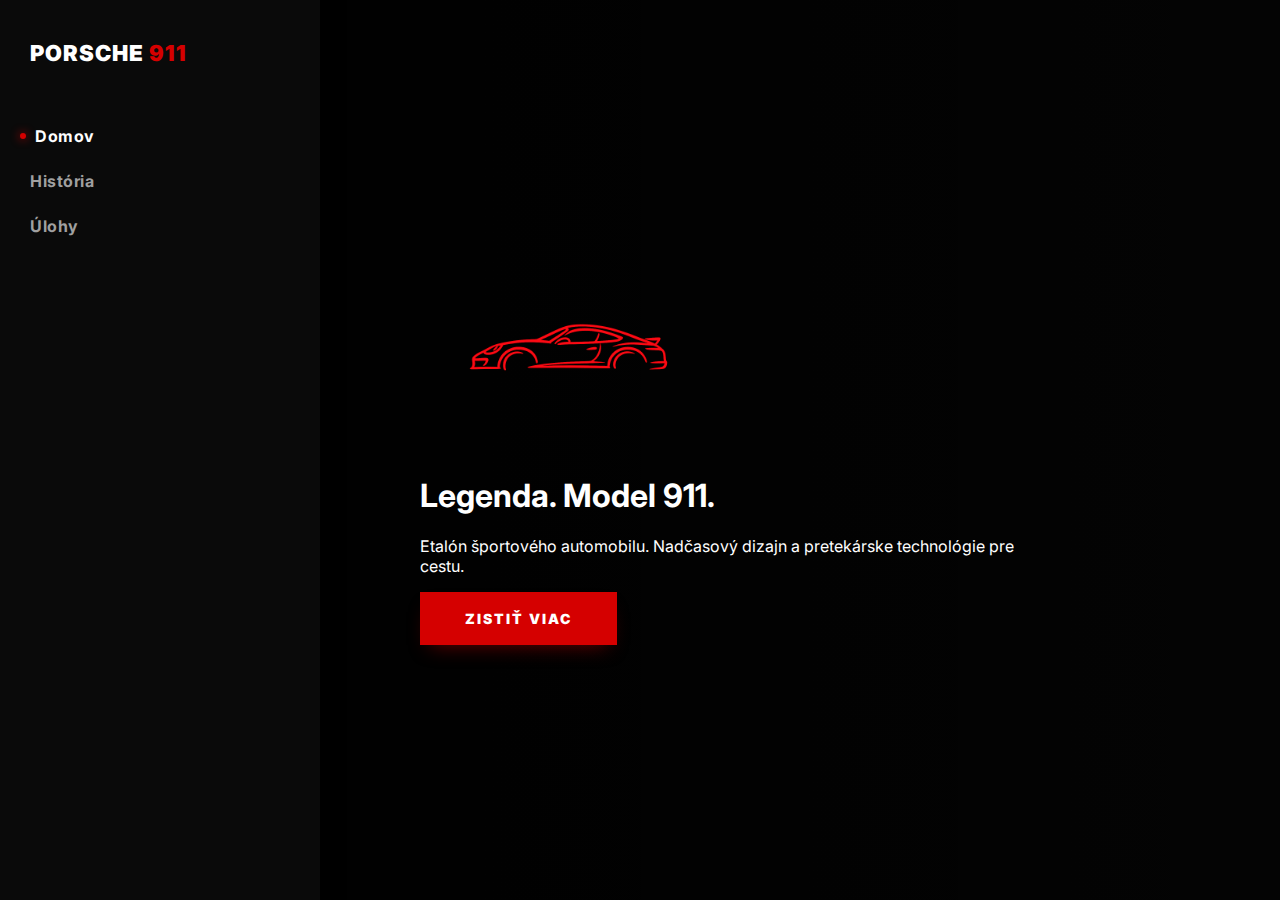
<file: src/index.html>
<!DOCTYPE html>
<html lang="sk">
<head>
  <meta charset="UTF-8">
  <meta name="viewport" content="width=device-width, initial-scale=1.0">
  <title>Porsche 911 | Domov</title>
  <link href="https://fonts.googleapis.com/css2?family=Inter:wght@400;700;900&display=swap" rel="stylesheet">
  <link rel="stylesheet" href="styles.css">
</head>
<body>

<div class="container">
  <aside class="sidebar">
    <div class="sidebar-logo">PORSCHE <span class="highlight">911</span></div>
    <nav>
      <ul>
        <li><a href="index.html" class="active">Domov</a></li>
        <li><a href="history.html">História</a></li>
        <li><a href="task.html">Úlohy</a></li>
      </ul>
    </nav>
  </aside>

  <main class="content home-bg">
    <div class="content-overlay">
      <div class="hero-text-container">

        <img src="images/logo.png" alt="Porsche 911 Silhouette Logo" class="hero-car-logo-img">
        <h1>Legenda. Model 911.</h1>
        <p>Etalón športového automobilu. Nadčasový dizajn a pretekárske technológie pre cestu.</p>
        <a href="history.html" class="cta-button">Zistiť viac</a>
      </div>
    </div>
  </main>
</div>

</body>
</html>
</file>
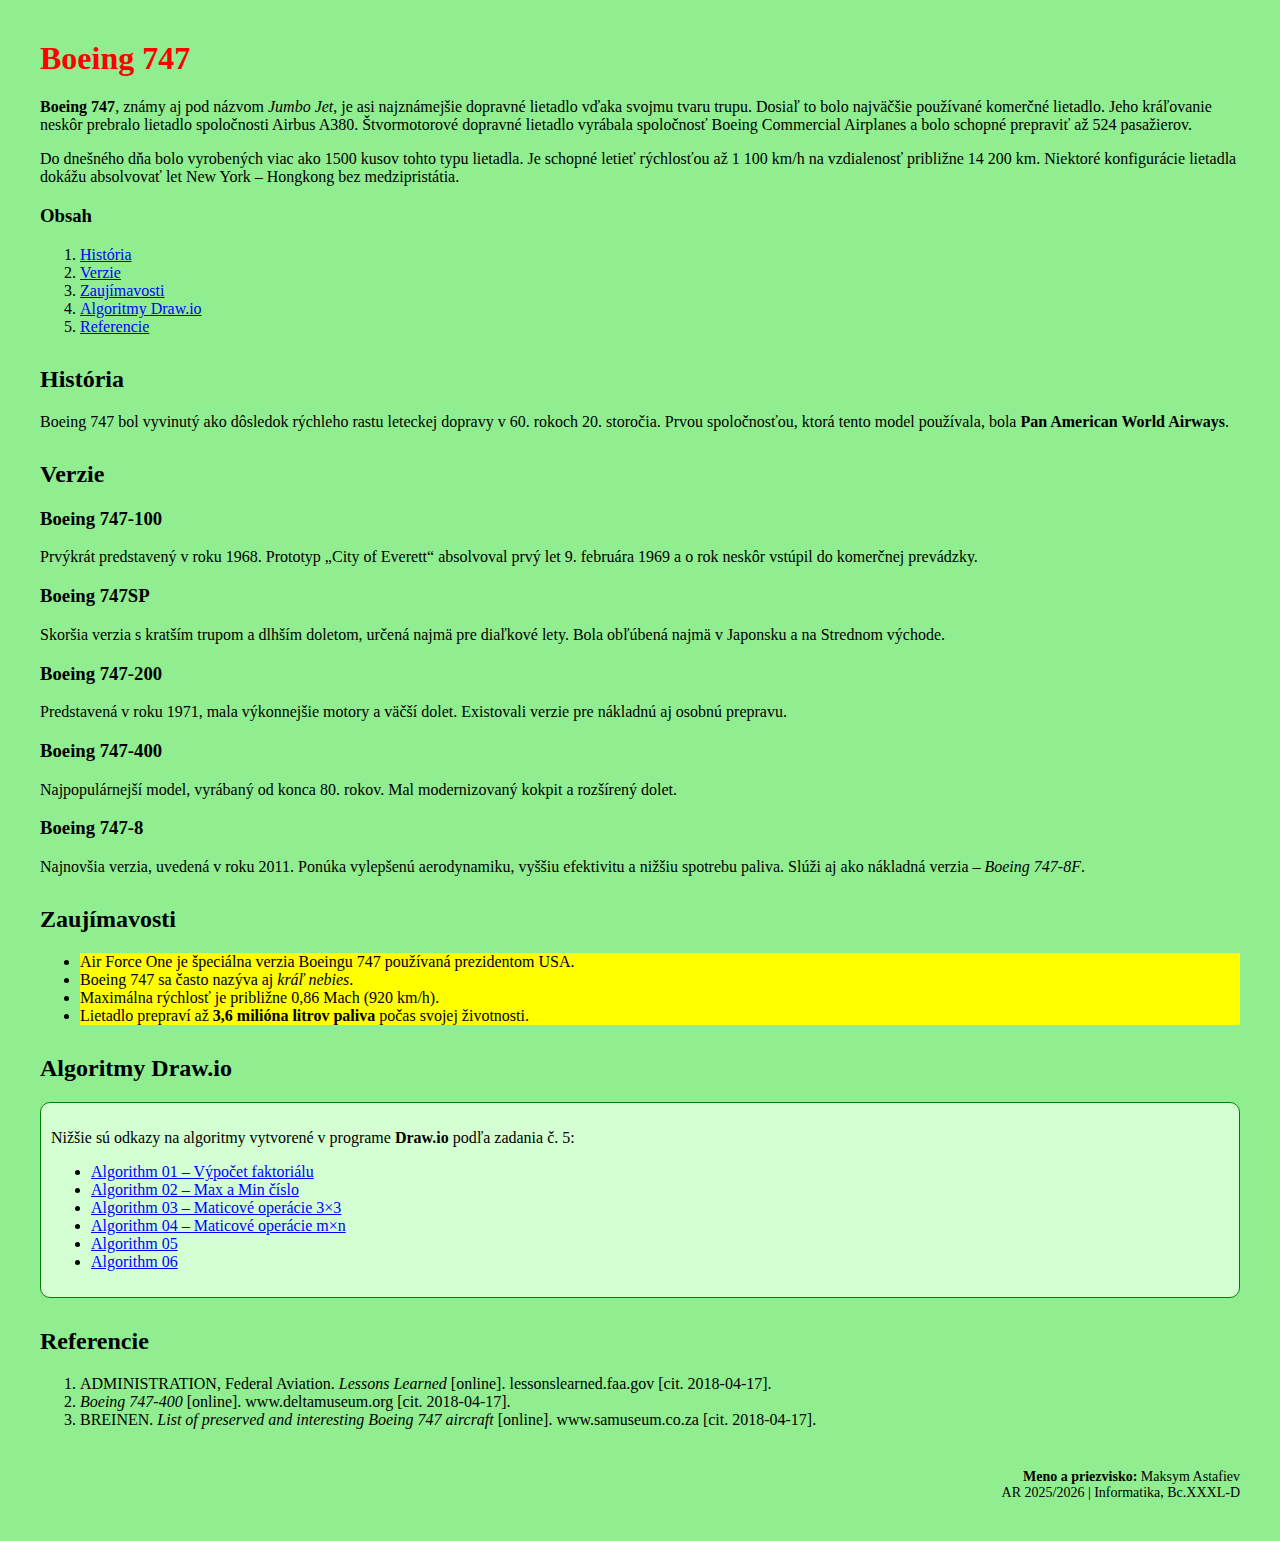
<file: src/boeing.html>
<!DOCTYPE html>
<html lang="sk">

<head>
    <meta charset="UTF-8">
    <meta name="author" content="Maksym Astafiev">
    <meta name="description" content="Informácie o lietadle Boeing 747">
    <title>Boeing 747</title>
    <style>
        body {
            background-color: #90ee90;
            font-family: "Times New Roman", serif;
            margin: 40px;
        }

        h1 {
            color: red;
        }

        h2 {
            color: black;
            margin-top: 30px;
        }

        a {
            color: blue;
        }

        .zaujimavost {
            background-color: yellow;
        }

        footer {
            text-align: right;
            margin-top: 40px;
            font-size: 14px;
        }

        .algoritmy {
            background-color: #d3ffd3;
            padding: 10px;
            border: 1px solid #008000;
            border-radius: 10px;
        }
    </style>
</head>

<body>

    <h1>Boeing 747</h1>

    <p><strong>Boeing 747</strong>, známy aj pod názvom <em>Jumbo Jet</em>, je asi najznámejšie dopravné lietadlo vďaka
        svojmu tvaru trupu.
        Dosiaľ to bolo najväčšie používané komerčné lietadlo. Jeho kráľovanie neskôr prebralo lietadlo spoločnosti
        Airbus A380.
        Štvormotorové dopravné lietadlo vyrábala spoločnosť Boeing Commercial Airplanes a bolo schopné prepraviť až 524
        pasažierov.</p>

    <p>Do dnešného dňa bolo vyrobených viac ako 1500 kusov tohto typu lietadla. Je schopné letieť rýchlosťou až 1 100
        km/h
        na vzdialenosť približne 14 200 km. Niektoré konfigurácie lietadla dokážu absolvovať let New York – Hongkong bez
        medzipristátia.</p>

    <h3>Obsah</h3>
    <ol>
        <li><a href="#historia">História</a></li>
        <li><a href="#verzie">Verzie</a></li>
        <li><a href="#zaujimavosti">Zaujímavosti</a></li>
        <li><a href="#algoritmy">Algoritmy Draw.io</a></li>
        <li><a href="#reference">Referencie</a></li>
    </ol>

    <h2 id="historia">História</h2>
    <p>Boeing 747 bol vyvinutý ako dôsledok rýchleho rastu leteckej dopravy v 60. rokoch 20. storočia.
        Prvou spoločnosťou, ktorá tento model používala, bola <strong>Pan American World Airways</strong>.</p>

    <h2 id="verzie">Verzie</h2>

    <h3>Boeing 747-100</h3>
    <p>Prvýkrát predstavený v roku 1968. Prototyp „City of Everett“ absolvoval prvý let 9. februára 1969 a o rok neskôr
        vstúpil do komerčnej prevádzky.</p>

    <h3>Boeing 747SP</h3>
    <p>Skoršia verzia s kratším trupom a dlhším doletom, určená najmä pre diaľkové lety. Bola obľúbená najmä v Japonsku
        a na Strednom východe.</p>

    <h3>Boeing 747-200</h3>
    <p>Predstavená v roku 1971, mala výkonnejšie motory a väčší dolet. Existovali verzie pre nákladnú aj osobnú
        prepravu.</p>

    <h3>Boeing 747-400</h3>
    <p>Najpopulárnejší model, vyrábaný od konca 80. rokov. Mal modernizovaný kokpit a rozšírený dolet.</p>

    <h3>Boeing 747-8</h3>
    <p>Najnovšia verzia, uvedená v roku 2011. Ponúka vylepšenú aerodynamiku, vyššiu efektivitu a nižšiu spotrebu paliva.
        Slúži aj ako nákladná verzia – <em>Boeing 747-8F</em>.</p>

    <h2 id="zaujimavosti">Zaujímavosti</h2>
    <ul>
        <li class="zaujimavost">Air Force One je špeciálna verzia Boeingu 747 používaná prezidentom USA.</li>
        <li class="zaujimavost">Boeing 747 sa často nazýva aj <em>kráľ nebies</em>.</li>
        <li class="zaujimavost">Maximálna rýchlosť je približne 0,86 Mach (920 km/h).</li>
        <li class="zaujimavost">Lietadlo prepraví až <strong>3,6 milióna litrov paliva</strong> počas svojej životnosti.
        </li>
    </ul>

    <h2 id="algoritmy">Algoritmy Draw.io</h2>
    <div class="algoritmy">
        <p>Nižšie sú odkazy na algoritmy vytvorené v programe <strong>Draw.io</strong> podľa zadania č. 5:</p>
        <ul>
            <li><a href="images/Maksym_Astafiev_algoritmus01.png" target="_blank">Algorithm 01 – Výpočet
                faktoriálu</a></li>
            <li><a href="images/Maksym_Astafiev_algoritmus02.png" target="_blank">Algorithm 02 – Max a Min číslo</a>
            </li>
            <li><a href="images/Maksym_Astafiev_algoritmus03.png" target="_blank">Algorithm 03 – Maticové operácie
                3×3</a></li>
            <li><a href="images/Maksym_Astafiev_algoritmus04.png" target="_blank">Algorithm 04 – Maticové operácie
                m×n</a></li>
            <li><a href="images/Maksym_Astafiev_algoritmus05.png" target="_blank">Algorithm 05</a></li>
            <li><a href="images/Maksym_Astafiev_algoritmus06.png" target="_blank">Algorithm 06</a></li>
        </ul>
    </div>

    <h2 id="reference">Referencie</h2>
    <ol>
        <li>ADMINISTRATION, Federal Aviation. <em>Lessons Learned</em> [online]. lessonslearned.faa.gov [cit.
            2018-04-17].</li>
        <li><em>Boeing 747-400</em> [online]. www.deltamuseum.org [cit. 2018-04-17].</li>
        <li>BREINEN. <em>List of preserved and interesting Boeing 747 aircraft</em> [online]. www.samuseum.co.za [cit.
            2018-04-17].</li>
    </ol>

    <footer>
        <p><strong>Meno a priezvisko:</strong> Maksym Astafiev<br>
            AR 2025/2026 | Informatika, Bc.XXXL-D</p>
    </footer>

</body>

</html>
</file>
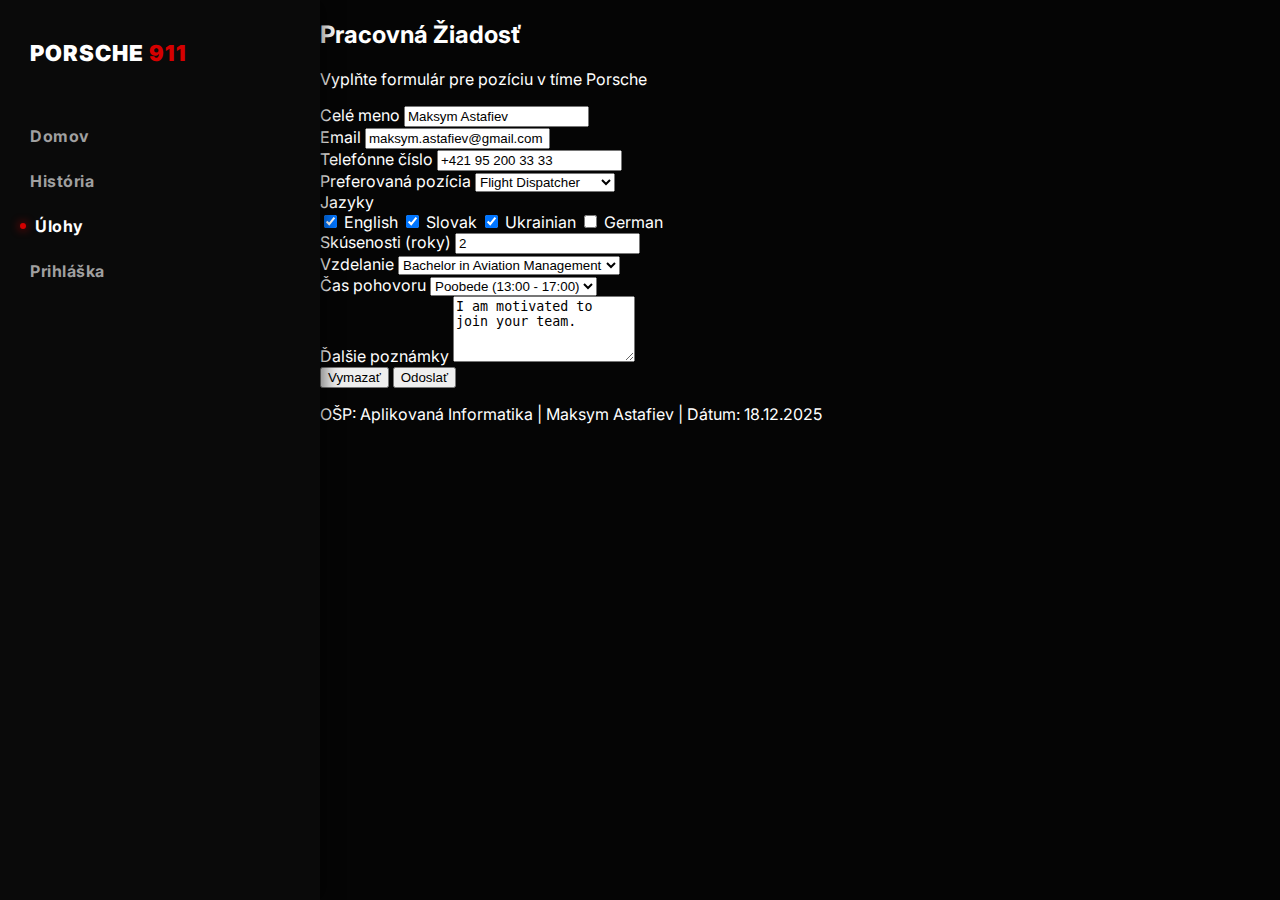
<file: src/form.html>
<!DOCTYPE html>
<html lang="sk">
<head>
  <meta charset="UTF-8">
  <meta name="viewport" content="width=device-width, initial-scale=1.0">
  <title>Porsche 911 | Formulár</title>
  <link href="https://fonts.googleapis.com/css2?family=Inter:wght@400;700;900&display=swap" rel="stylesheet">
  <link rel="stylesheet" href="styles.css">
</head>
<body>

<div class="container">
  <aside class="sidebar">
    <div class="sidebar-logo">PORSCHE <span class="highlight">911</span></div>
    <nav>
      <ul>
        <li><a href="index.html">Domov</a></li>
        <li><a href="history.html">História</a></li>
        <li><a href="task.html" class="active">Úlohy</a></li>
        <li><a href="prihlaska.html">Prihláška</a></li>
      </ul>
    </nav>
  </aside>

  <main class="content form-page-bg">
    <div class="form-overlay">

      <div class="complex-form-container">
        <div class="form-header">
          <h2>Pracovná Žiadosť</h2> <p>Vyplňte formulár pre pozíciu v tíme Porsche</p>
        </div>

        <form id="jobForm" class="job-grid-form" onsubmit="return submitJobForm(event)">

          <div class="form-group">
            <label for="fullName">Celé meno</label>
            <input type="text" id="fullName" name="fullName" value="Maksym Astafiev" required>
          </div>
          <div class="form-group">
            <label for="email">Email</label>
            <input type="email" id="email" name="email" value="maksym.astafiev@gmail.com" required>
          </div>

          <div class="form-group">
            <label for="phone">Telefónne číslo</label>
            <input type="tel" id="phone" name="phone" value="+421 95 200 33 33" required>
          </div>
          <div class="form-group">
            <label for="position">Preferovaná pozícia</label>
            <select id="position" name="position">
              <option value="dispatch">Flight Dispatcher</option>
              <option value="developer">Software Developer</option>
              <option value="manager">Project Manager</option>
            </select>
          </div>

          <div class="form-group">
            <label>Jazyky</label>
            <div class="checkbox-group">
              <label><input type="checkbox" checked> English</label>
              <label><input type="checkbox" checked> Slovak</label>
              <label><input type="checkbox" checked> Ukrainian</label>
              <label><input type="checkbox"> German</label>
            </div>
          </div>
          <div class="form-group">
            <label for="experience">Skúsenosti (roky)</label>
            <input type="number" id="experience" name="experience" value="2" min="0">
          </div>

          <div class="form-group">
            <label for="education">Vzdelanie</label>
            <select id="education" name="education">
              <option value="bachelor">Bachelor in Aviation Management</option>
              <option value="master">Master's Degree</option>
              <option value="phd">PhD</option>
              <option value="none">Stredoškolské</option>
            </select>
          </div>
          <div class="form-group">
            <label for="interviewTime">Čas pohovoru</label>
            <select id="interviewTime" name="interviewTime">
              <option value="morning">Ráno (09:00 - 12:00)</option>
              <option value="afternoon" selected>Poobede (13:00 - 17:00)</option>
            </select>
          </div>

          <div class="form-group full-width">
            <label for="notes">Ďalšie poznámky</label>
            <textarea id="notes" name="notes" rows="4">I am motivated to join your team.</textarea>
          </div>

          <div class="form-actions full-width">
            <button type="button" class="btn-clear" onclick="document.getElementById('jobForm').reset()">Vymazať</button>
            <button type="submit" class="btn-submit">Odoslať</button>
          </div>

        </form>
      </div>

      <footer class="site-footer">
        <p>OŠP: Aplikovaná Informatika | Maksym Astafiev | Dátum: 18.12.2025</p>
      </footer>

    </div>
  </main>
</div>

<script>
  function submitJobForm(event) {
    event.preventDefault();
    alert("Formulár bol úspešne odoslaný!");
  }
</script>

</body>
</html>
</file>
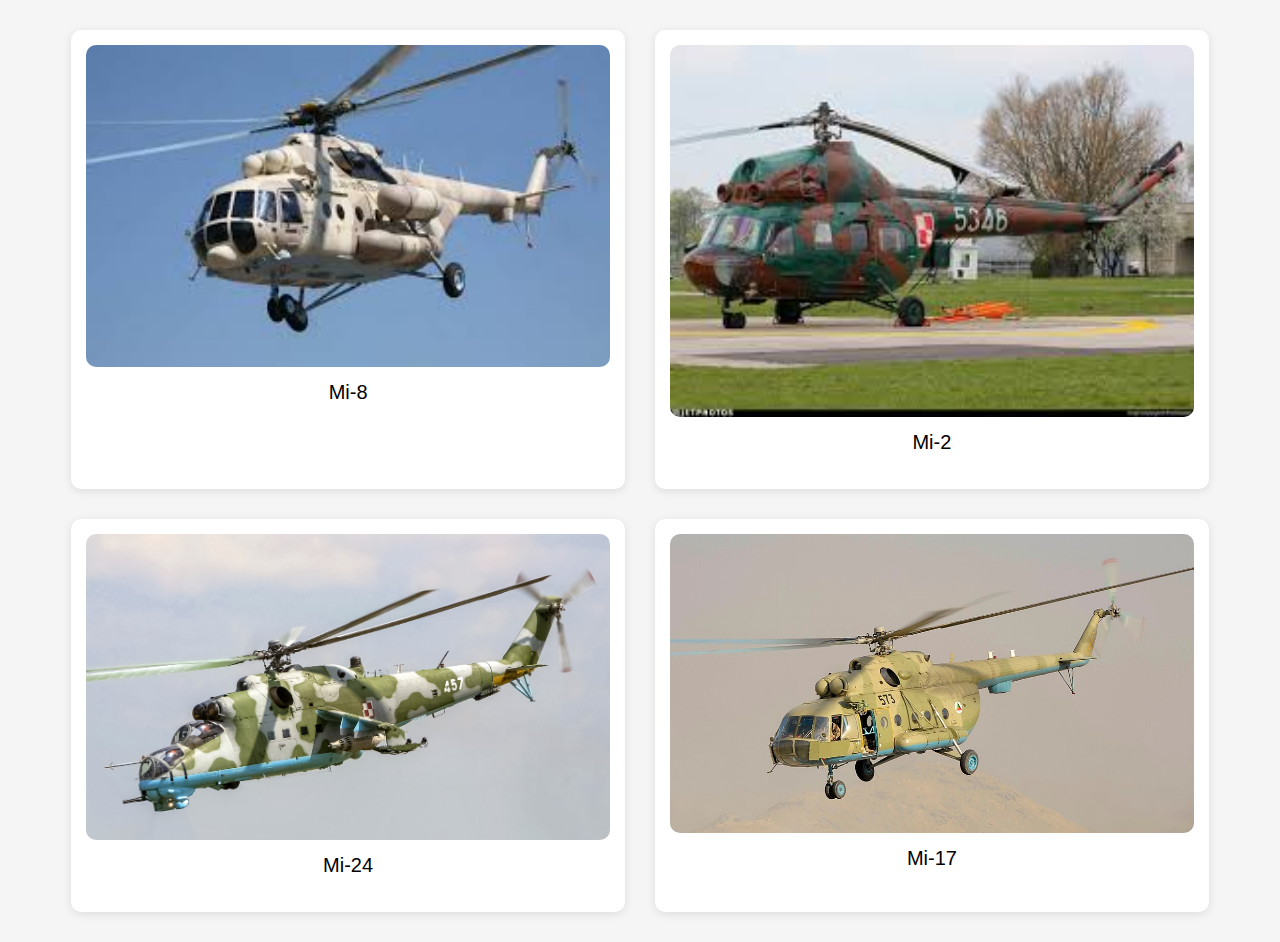
<file: src/helicopter.html>
<!DOCTYPE html>
<html lang="sk">
<head>
  <meta charset="UTF-8">
  <title>Galéria vrtuľníkov</title>
  <style>
      body {
          font-family: Arial, sans-serif;
          background: #f5f5f5;
      }
      .gallery {
          display: grid;
          grid-template-columns: repeat(2, 1fr);
          gap: 30px;
          width: 90%;
          margin: 30px auto;
      }
      .item {
          background: white;
          padding: 15px;
          border-radius: 10px;
          box-shadow: 0 2px 10px rgba(0,0,0,0.1);
          text-align: center;
      }
      .item img {
          width: 100%;
          border-radius: 10px;
      }
      .item p {
          font-size: 20px;
          margin-top: 10px;
      }
  </style>
</head>
<body>

<div class="gallery">

  <div class="item">
    <img src="images/mi8.jpg" alt="Mi-8">
    <p>Mi-8</p>
  </div>

  <div class="item">
    <img src="images/mi2.jpg" alt="Mi-2">
    <p>Mi-2</p>
  </div>

  <div class="item">
    <img src="images/mi24.jpg" alt="Mi-24">
    <p>Mi-24</p>
  </div>

  <div class="item">
    <img src="images/mi17.jpg" alt="Mi-17">
    <p>Mi-17</p>
  </div>

</div>

</body>
</html>
</file>
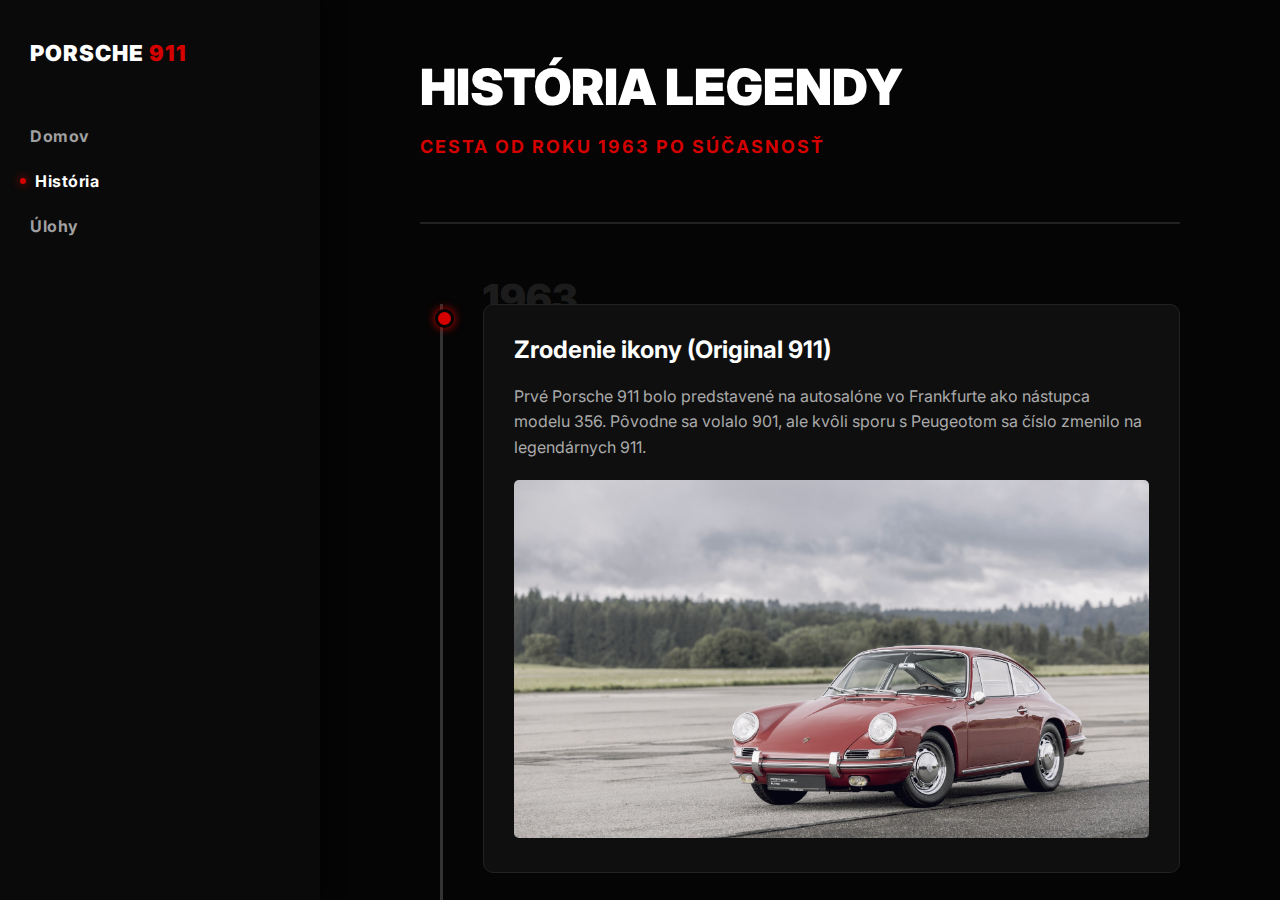
<file: src/history.html>
<!DOCTYPE html>
<html lang="sk">
<head>
  <meta charset="UTF-8">
  <meta name="viewport" content="width=device-width, initial-scale=1.0">
  <title>Porsche 911 | História</title>
  <link href="https://fonts.googleapis.com/css2?family=Inter:wght@400;700;900&display=swap" rel="stylesheet">
  <link rel="stylesheet" href="styles.css">
</head>
<body>

<div class="container">
  <aside class="sidebar">
    <div class="sidebar-logo">PORSCHE <span class="highlight">911</span></div>
    <nav>
      <ul>
        <li><a href="index.html">Domov</a></li>
        <li><a href="history.html" class="active">História</a></li>
        <li><a href="task.html">Úlohy</a></li>
      </ul>
    </nav>
  </aside>

  <main class="content history-bg">
    <div class="history-overlay">
      <header class="history-header">
        <h1>História Legendy</h1>
        <p>Cesta od roku 1963 po súčasnosť</p>
      </header>

      <div class="timeline">
        <div class="timeline-item">
          <div class="timeline-year">1963</div>
          <div class="timeline-content">
            <h2>Zrodenie ikony (Original 911)</h2>
            <p>Prvé Porsche 911 bolo predstavené na autosalóne vo Frankfurte ako nástupca modelu 356. Pôvodne sa volalo 901, ale kvôli sporu s Peugeotom sa číslo zmenilo na legendárnych 911.</p>
            <img src="images/history-1963.jpg" alt="Classic Porsche 911 (1963)">
          </div>
        </div>

        <div class="timeline-item">
          <div class="timeline-year">1974</div>
          <div class="timeline-content">
            <h2>Éra Turbo (G-Series)</h2>
            <p>Príchod prvého 911 Turbo (Type 930) zmenil svet športových áut. Širšia karoséria a obrovské zadné krídlo "Whale Tail" sa stali symbolom výkonu.</p>
            <img src="images/history-1974.jpg" alt="Porsche 930 Turbo (1974)">
          </div>
        </div>

        <div class="timeline-item">
          <div class="timeline-year">1998</div>
          <div class="timeline-content">
            <h2>Revolúcia (Type 996)</h2>
            <p>Koniec éry vzduchom chladených motorov. Model 996 priniesol vodné chladenie a úplne nový dizajn karosérie, čo vyvolalo kontroverzie, ale zachránilo značku.</p>
            <img src="images/history-1998.jpeg" alt="Porsche 996 (1998)">
          </div>
        </div>

        <div class="timeline-item">
          <div class="timeline-year">2024</div>
          <div class="timeline-content">
            <h2>Dokonalosť (Type 992)</h2>
            <p>Súčasná generácia kombinuje digitálny interiér s brutálnym analógovým výkonom. Je širšia, rýchlejšia a technicky vyspelejšia ako kedykoľvek predtým.</p>
            <img src="images/hostory-2024.jpg" alt="Porsche 992 (2024)">
          </div>
        </div>
      </div>

      <div style="height: 100px;"></div>
    </div>
  </main>
</div>

</body>
</html>
</file>
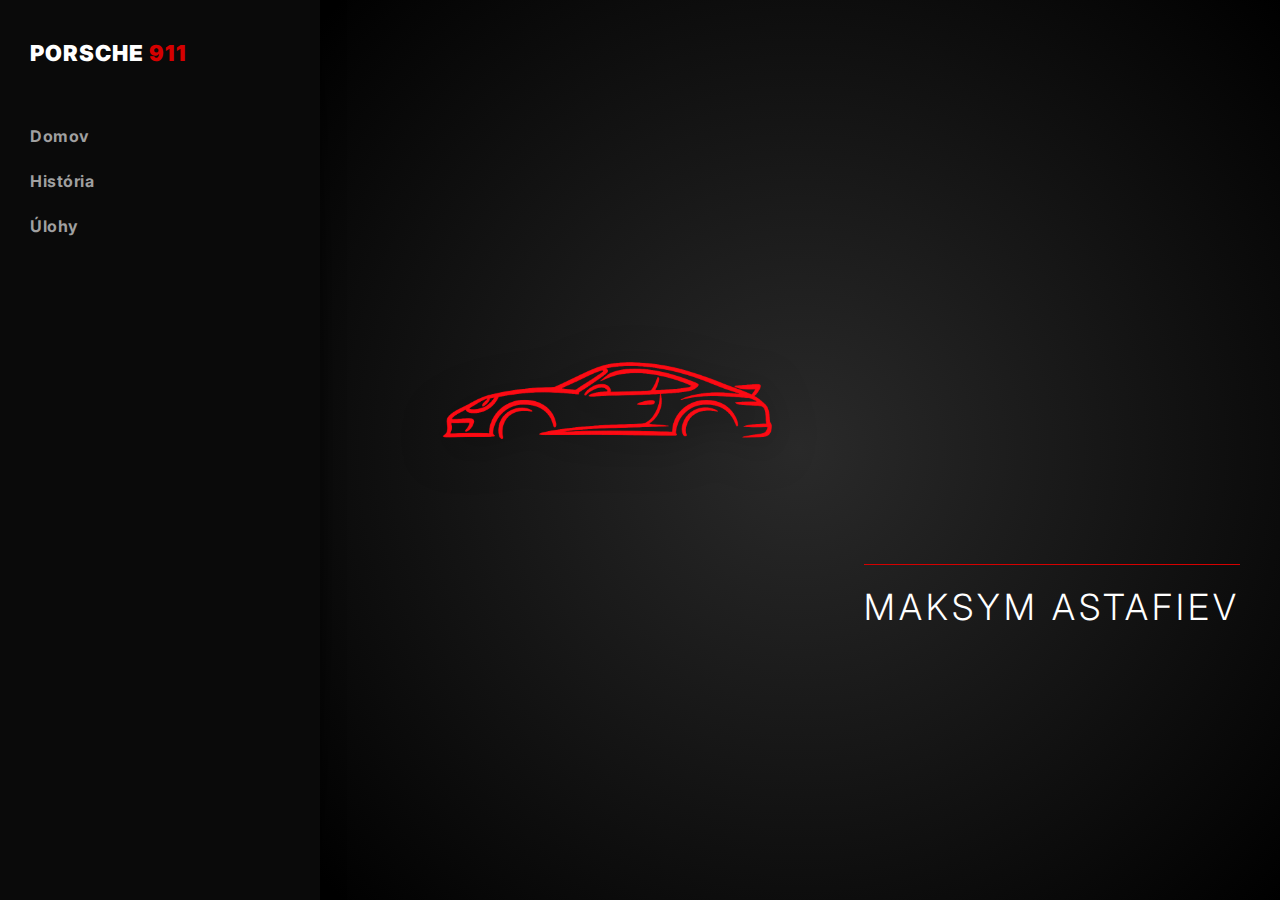
<file: src/logo.html>
<!DOCTYPE html>
<html lang="sk">
<head>
  <meta charset="UTF-8">
  <meta name="viewport" content="width=device-width, initial-scale=1.0">
  <title>Porsche 911 | Logo</title>
  <link href="https://fonts.googleapis.com/css2?family=Inter:wght@400;700;900&display=swap" rel="stylesheet">
  <link rel="stylesheet" href="styles.css">
</head>
<body>

<div class="container">
  <aside class="sidebar">
    <div class="sidebar-logo">PORSCHE <span class="highlight">911</span></div>
    <nav>
      <ul>
        <li><a href="index.html">Domov</a></li>
        <li><a href="history.html">História</a></li>
        <li><a href="task.html">Úlohy</a></li>
      </ul>
    </nav>
  </aside>

  <main class="content logo-page-bg">
    <div class="logo-display-container">

      <img src="images/logo.png" alt="My Custom Logo" class="big-project-logo">

      <h1 class="logo-author">Maksym Astafiev</h1>

    </div>
  </main>
</div>

</body>
</html>
</file>
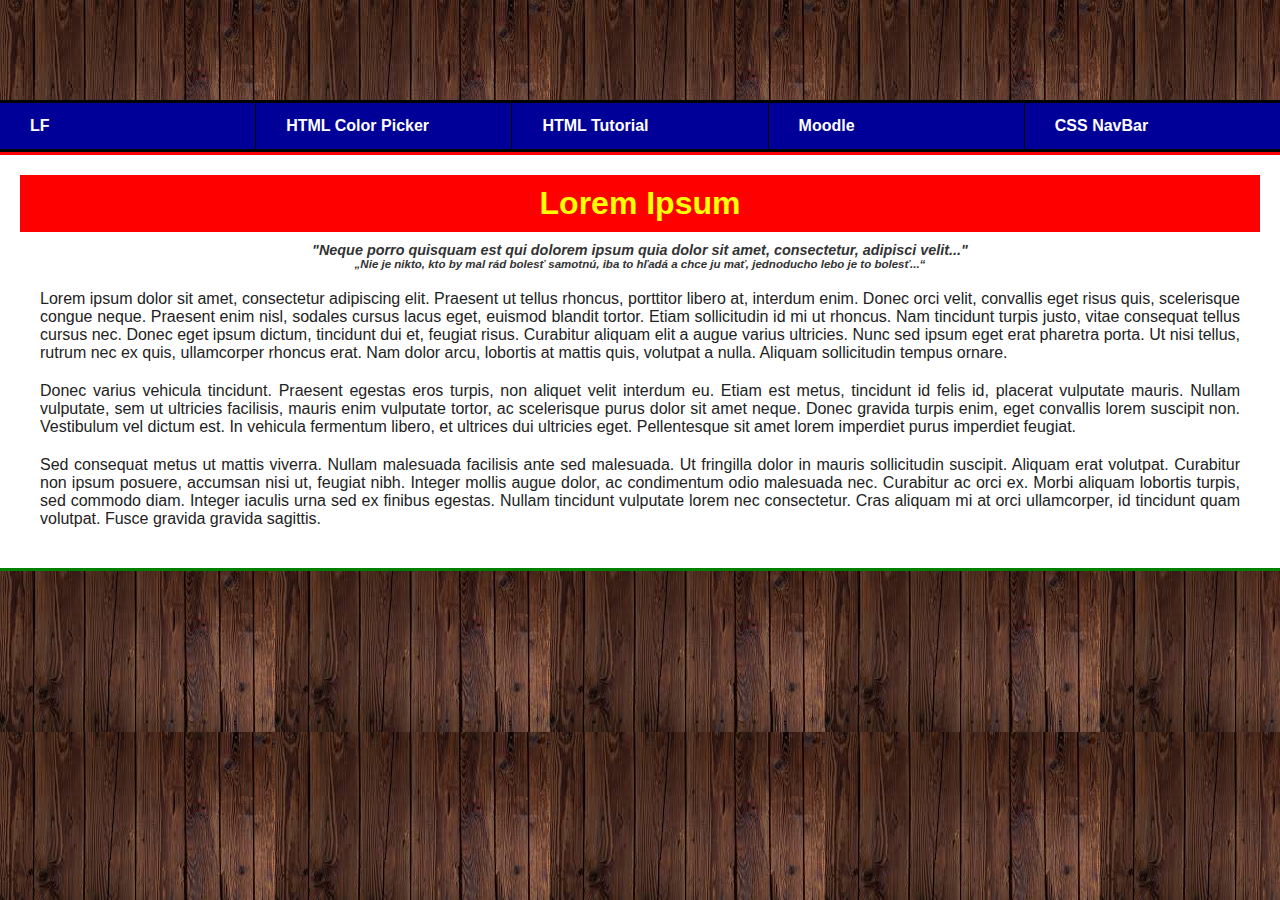
<file: src/lorem.html>
<!DOCTYPE html>
<html lang="sk">
<head>
  <meta charset="UTF-8">
  <meta name="viewport" content="width=device-width, initial-scale=1.0">
  <title>Maksym Astafiev</title>
  <style type="text/CSS">
      body {
          margin: 0;
          font-family: Arial, sans-serif;
          background-image: url([data-uri]);
      }


      header {

          background-size: cover;
          background-repeat: repeat-x;
          height: 100px;
          border-bottom: 3px solid #000;
      }


      nav {
          background-color: #000099;
          display: flex;
          justify-content: center;
          border-bottom: 3px solid #000;
      }

      nav a {
          display: block;
          padding: 14px 30px;
          color: white;
          text-decoration: none;
          font-weight: bold;
          border-right: 1px solid #000;
          width: 20%
      }

      nav a:last-child {
          border-right: none;
      }

      nav a:hover {
          background-color: #660000;
      }


      main {
          text-align: center;
          background-color: #ffffff;
          padding: 20px;
          border-top: 3px solid red;
          border-bottom: 3px solid green;
      }

      h1 {
          background-color: red;
          color: yellow;
          margin: 0;
          padding: 10px;
      }

      h2 {
          font-style: italic;
          color: #333;
          margin-top: 10px;
          font-size: 0.9em;
      }

      h2 small {
          display: block;
          font-size: 0.8em;
      }

      p {
          text-align: justify;
          margin: 20px;
          color: #222;
      }
  </style>
</head>
<body>

<header></header>

<nav>
  <a href="https://lf.tuke.sk/sk">LF</a>
  <a href="https://www.w3schools.com/colors/colors_picker.asp">HTML Color Picker</a>
  <a href="https://www.w3schools.com/html/default.asp">HTML Tutorial</a>
  <a href="https://moodle.tuke.sk/">Moodle</a>
  <a href="https://www.w3schools.com/css/css_navbar.asp">CSS NavBar</a>
</nav>

<main>
  <h1>Lorem Ipsum</h1>
  <h2>
    "Neque porro quisquam est qui dolorem ipsum quia dolor sit amet, consectetur, adipisci velit..."<br>
    <small>„Nie je nikto, kto by mal rád bolesť samotnú, iba to hľadá a chce ju mať, jednoducho lebo je to bolesť...“</small>
  </h2>

  <p>
    Lorem ipsum dolor sit amet, consectetur adipiscing elit. Praesent ut tellus rhoncus, porttitor libero at, interdum enim. Donec orci velit, convallis eget risus quis,
    scelerisque congue neque. Praesent enim nisl, sodales cursus lacus eget, euismod blandit tortor. Etiam sollicitudin id mi ut rhoncus. Nam tincidunt turpis justo, vitae
    consequat tellus cursus nec. Donec eget ipsum dictum, tincidunt dui et, feugiat risus. Curabitur aliquam elit a augue varius ultricies. Nunc sed ipsum eget erat pharetra
    porta. Ut nisi tellus, rutrum nec ex quis, ullamcorper rhoncus erat. Nam dolor arcu, lobortis at mattis quis, volutpat a nulla. Aliquam sollicitudin tempus ornare.
  </p>


  <p>
    Donec varius vehicula tincidunt. Praesent egestas eros turpis, non aliquet velit interdum eu. Etiam est metus, tincidunt id felis id, placerat vulputate mauris. Nullam
    vulputate, sem ut ultricies facilisis, mauris enim vulputate tortor, ac scelerisque purus dolor sit amet neque. Donec gravida turpis enim, eget convallis lorem suscipit
    non. Vestibulum vel dictum est. In vehicula fermentum libero, et ultrices dui ultricies eget. Pellentesque sit amet lorem imperdiet purus imperdiet feugiat.
  </p>

  <p>
    Sed consequat metus ut mattis viverra. Nullam malesuada facilisis ante sed malesuada. Ut fringilla dolor in mauris sollicitudin suscipit. Aliquam erat volutpat.
    Curabitur non ipsum posuere, accumsan nisi ut, feugiat nibh. Integer mollis augue dolor, ac condimentum odio malesuada nec. Curabitur ac orci ex. Morbi aliquam
    lobortis turpis, sed commodo diam. Integer iaculis urna sed ex finibus egestas. Nullam tincidunt vulputate lorem nec consectetur. Cras aliquam mi at orci ullamcorper,
    id tincidunt quam volutpat. Fusce gravida gravida sagittis.
  </p>
</main>

</body>
</html>
</file>
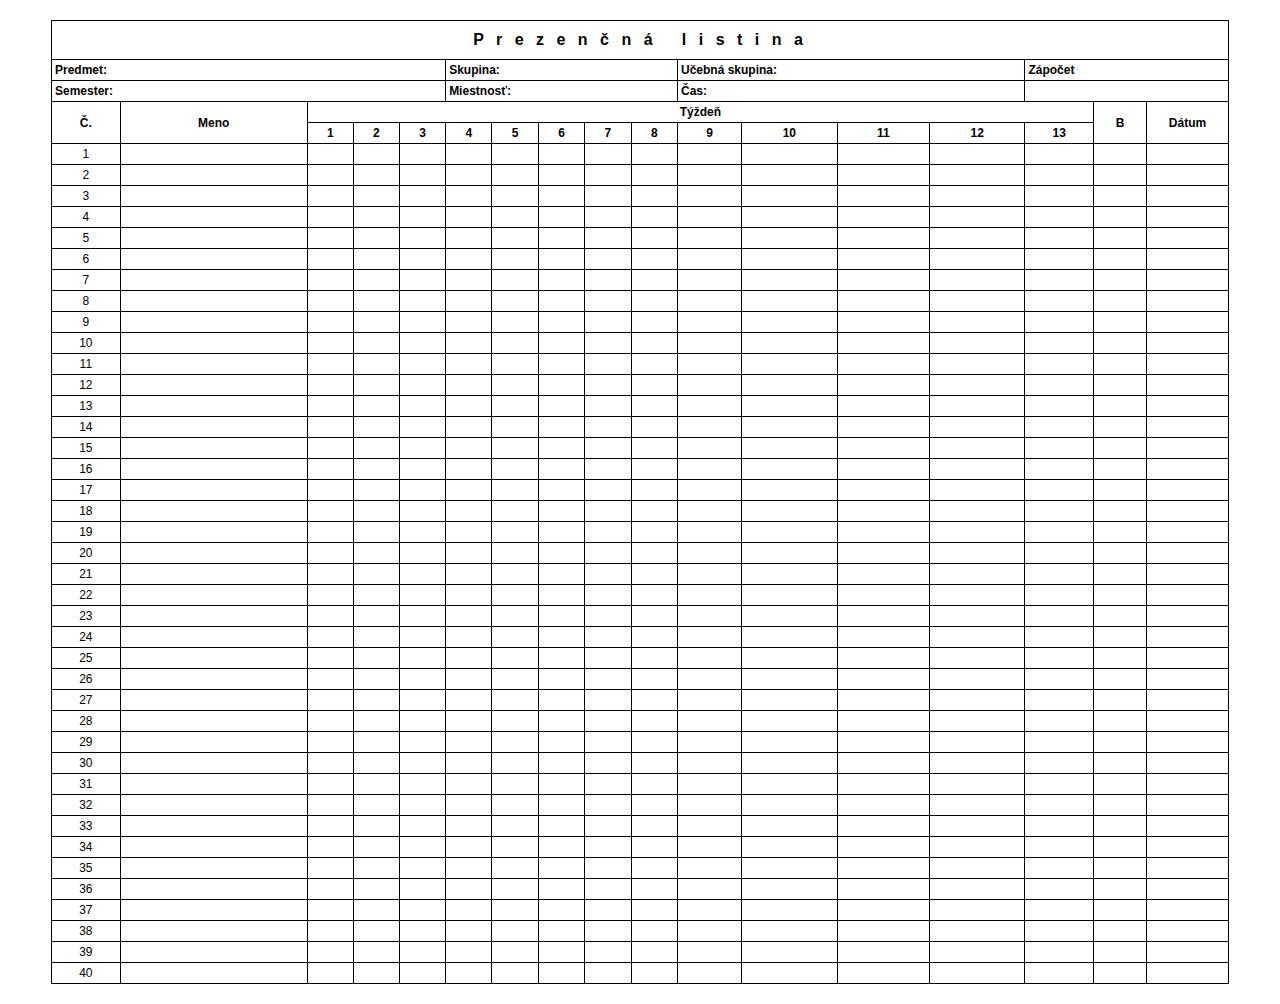
<file: src/prezlist.html>
<!DOCTYPE html>
<html lang="sk">
<head>
  <meta charset="UTF-8">
  <title>Prezenčná listina</title>
  <style>
      body {
          font-family: Arial, sans-serif;
          background: #fff;
          display: flex;
          justify-content: center;
          margin: 0;
          padding: 20px;
      }

      table {
          border-collapse: collapse;
          width: 95%;
          font-size: 12px;
          text-align: center;
      }

      th, td {
          border: 1px solid #000;
          padding: 3px;
      }

      .title {
          font-size: 16px;
          font-weight: bold;
          padding: 5px;
          letter-spacing: 4px;
          height: 28px;
      }

      .left-align {
          text-align: left;
      }

      @media print {
          body { margin: 0; }
          table { width: 100%; }
      }
  </style>
</head>
<body>

<table>

  <tr>
    <th colspan="19" class="title">
      P r e z e n č n á &nbsp; l i s t i n a
    </th>
  </tr>

  <tr>
    <td colspan="5" class="left-align"><strong>Predmet:</strong></td>
    <td colspan="5" class="left-align"><strong>Skupina:</strong></td>
    <td colspan="4" class="left-align"><strong>Učebná skupina:</strong></td>
    <td colspan="5" class="left-align"><strong>Zápočet</strong></td>
  </tr>

  <tr>
    <td colspan="5" class="left-align"><strong>Semester:</strong></td>
    <td colspan="5" class="left-align"><strong>Miestnosť:</strong></td>
    <td colspan="4" class="left-align"><strong>Čas:</strong></td>
    <td colspan="5"></td>
  </tr>

  <tr>
    <th rowspan="2">Č.</th>
    <th rowspan="2" style="width:180px;">Meno</th>
    <th colspan="13">Týždeň</th>
    <th rowspan="2">B</th>
    <th rowspan="2" style="width:75px;">Dátum</th>
  </tr>

  <tr>
    <th>1</th><th>2</th><th>3</th><th>4</th><th>5</th><th>6</th><th>7</th>
    <th>8</th><th>9</th><th>10</th><th>11</th><th>12</th><th>13</th>
  </tr>

  <tr><td>1</td><td></td><td></td><td></td><td></td><td></td><td></td><td></td><td></td><td></td><td></td><td></td><td></td><td></td><td></td><td></td><td></td></tr>
  <tr><td>2</td><td></td><td></td><td></td><td></td><td></td><td></td><td></td><td></td><td></td><td></td><td></td><td></td><td></td><td></td><td></td><td></td></tr>
  <tr><td>3</td><td></td><td></td><td></td><td></td><td></td><td></td><td></td><td></td><td></td><td></td><td></td><td></td><td></td><td></td><td></td><td></td></tr>
  <tr><td>4</td><td></td><td></td><td></td><td></td><td></td><td></td><td></td><td></td><td></td><td></td><td></td><td></td><td></td><td></td><td></td><td></td></tr>
  <tr><td>5</td><td></td><td></td><td></td><td></td><td></td><td></td><td></td><td></td><td></td><td></td><td></td><td></td><td></td><td></td><td></td><td></td></tr>
  <tr><td>6</td><td></td><td></td><td></td><td></td><td></td><td></td><td></td><td></td><td></td><td></td><td></td><td></td><td></td><td></td><td></td><td></td></tr>
  <tr><td>7</td><td></td><td></td><td></td><td></td><td></td><td></td><td></td><td></td><td></td><td></td><td></td><td></td><td></td><td></td><td></td><td></td></tr>
  <tr><td>8</td><td></td><td></td><td></td><td></td><td></td><td></td><td></td><td></td><td></td><td></td><td></td><td></td><td></td><td></td><td></td><td></td></tr>
  <tr><td>9</td><td></td><td></td><td></td><td></td><td></td><td></td><td></td><td></td><td></td><td></td><td></td><td></td><td></td><td></td><td></td><td></td></tr>
  <tr><td>10</td><td></td><td></td><td></td><td></td><td></td><td></td><td></td><td></td><td></td><td></td><td></td><td></td><td></td><td></td><td></td><td></td></tr><tr><td>11</td><td></td><td></td><td></td><td></td><td></td><td></td><td></td><td></td><td></td><td></td><td></td><td></td><td></td><td></td><td></td><td></td></tr>
  <tr><td>12</td><td></td><td></td><td></td><td></td><td></td><td></td><td></td><td></td><td></td><td></td><td></td><td></td><td></td><td></td><td></td><td></td></tr>
  <tr><td>13</td><td></td><td></td><td></td><td></td><td></td><td></td><td></td><td></td><td></td><td></td><td></td><td></td><td></td><td></td><td></td><td></td></tr>
  <tr><td>14</td><td></td><td></td><td></td><td></td><td></td><td></td><td></td><td></td><td></td><td></td><td></td><td></td><td></td><td></td><td></td><td></td></tr>
  <tr><td>15</td><td></td><td></td><td></td><td></td><td></td><td></td><td></td><td></td><td></td><td></td><td></td><td></td><td></td><td></td><td></td><td></td></tr>
  <tr><td>16</td><td></td><td></td><td></td><td></td><td></td><td></td><td></td><td></td><td></td><td></td><td></td><td></td><td></td><td></td><td></td><td></td></tr>
  <tr><td>17</td><td></td><td></td><td></td><td></td><td></td><td></td><td></td><td></td><td></td><td></td><td></td><td></td><td></td><td></td><td></td><td></td></tr>
  <tr><td>18</td><td></td><td></td><td></td><td></td><td></td><td></td><td></td><td></td><td></td><td></td><td></td><td></td><td></td><td></td><td></td><td></td></tr>
  <tr><td>19</td><td></td><td></td><td></td><td></td><td></td><td></td><td></td><td></td><td></td><td></td><td></td><td></td><td></td><td></td><td></td><td></td></tr>
  <tr><td>20</td><td></td><td></td><td></td><td></td><td></td><td></td><td></td><td></td><td></td><td></td><td></td><td></td><td></td><td></td><td></td><td></td></tr>

  <tr><td>21</td><td></td><td></td><td></td><td></td><td></td><td></td><td></td><td></td><td></td><td></td><td></td><td></td><td></td><td></td><td></td><td></td></tr>
  <tr><td>22</td><td></td><td></td><td></td><td></td><td></td><td></td><td></td><td></td><td></td><td></td><td></td><td></td><td></td><td></td><td></td><td></td></tr>
  <tr><td>23</td><td></td><td></td><td></td><td></td><td></td><td></td><td></td><td></td><td></td><td></td><td></td><td></td><td></td><td></td><td></td><td></td></tr>
  <tr><td>24</td><td></td><td></td><td></td><td></td><td></td><td></td><td></td><td></td><td></td><td></td><td></td><td></td><td></td><td></td><td></td><td></td></tr>
  <tr><td>25</td><td></td><td></td><td></td><td></td><td></td><td></td><td></td><td></td><td></td><td></td><td></td><td></td><td></td><td></td><td></td><td></td></tr>
  <tr><td>26</td><td></td><td></td><td></td><td></td><td></td><td></td><td></td><td></td><td></td><td></td><td></td><td></td><td></td><td></td><td></td><td></td></tr>
  <tr><td>27</td><td></td><td></td><td></td><td></td><td></td><td></td><td></td><td></td><td></td><td></td><td></td><td></td><td></td><td></td><td></td><td></td></tr>
  <tr><td>28</td><td></td><td></td><td></td><td></td><td></td><td></td><td></td><td></td><td></td><td></td><td></td><td></td><td></td><td></td><td></td><td></td></tr>
  <tr><td>29</td><td></td><td></td><td></td><td></td><td></td><td></td><td></td><td></td><td></td><td></td><td></td><td></td><td></td><td></td><td></td><td></td></tr>
  <tr><td>30</td><td></td><td></td><td></td><td></td><td></td><td></td><td></td><td></td><td></td><td></td><td></td><td></td><td></td><td></td><td></td><td></td></tr><tr><td>31</td><td></td><td></td><td></td><td></td><td></td><td></td><td></td><td></td><td></td><td></td><td></td><td></td><td></td><td></td><td></td><td></td></tr>
  <tr><td>32</td><td></td><td></td><td></td><td></td><td></td><td></td><td></td><td></td><td></td><td></td><td></td><td></td><td></td><td></td><td></td><td></td></tr>
  <tr><td>33</td><td></td><td></td><td></td><td></td><td></td><td></td><td></td><td></td><td></td><td></td><td></td><td></td><td></td><td></td><td></td><td></td></tr>
  <tr><td>34</td><td></td><td></td><td></td><td></td><td></td><td></td><td></td><td></td><td></td><td></td><td></td><td></td><td></td><td></td><td></td><td></td></tr>
  <tr><td>35</td><td></td><td></td><td></td><td></td><td></td><td></td><td></td><td></td><td></td><td></td><td></td><td></td><td></td><td></td><td></td><td></td></tr>
  <tr><td>36</td><td></td><td></td><td></td><td></td><td></td><td></td><td></td><td></td><td></td><td></td><td></td><td></td><td></td><td></td><td></td><td></td></tr>
  <tr><td>37</td><td></td><td></td><td></td><td></td><td></td><td></td><td></td><td></td><td></td><td></td><td></td><td></td><td></td><td></td><td></td><td></td></tr>
  <tr><td>38</td><td></td><td></td><td></td><td></td><td></td><td></td><td></td><td></td><td></td><td></td><td></td><td></td><td></td><td></td><td></td><td></td></tr>
  <tr><td>39</td><td></td><td></td><td></td><td></td><td></td><td></td><td></td><td></td><td></td><td></td><td></td><td></td><td></td><td></td><td></td><td></td></tr>
  <tr><td>40</td><td></td><td></td><td></td><td></td><td></td><td></td><td></td><td></td><td></td><td></td><td></td><td></td><td></td><td></td><td></td><td></td></tr>

</table>

</body>
</html>
</file>
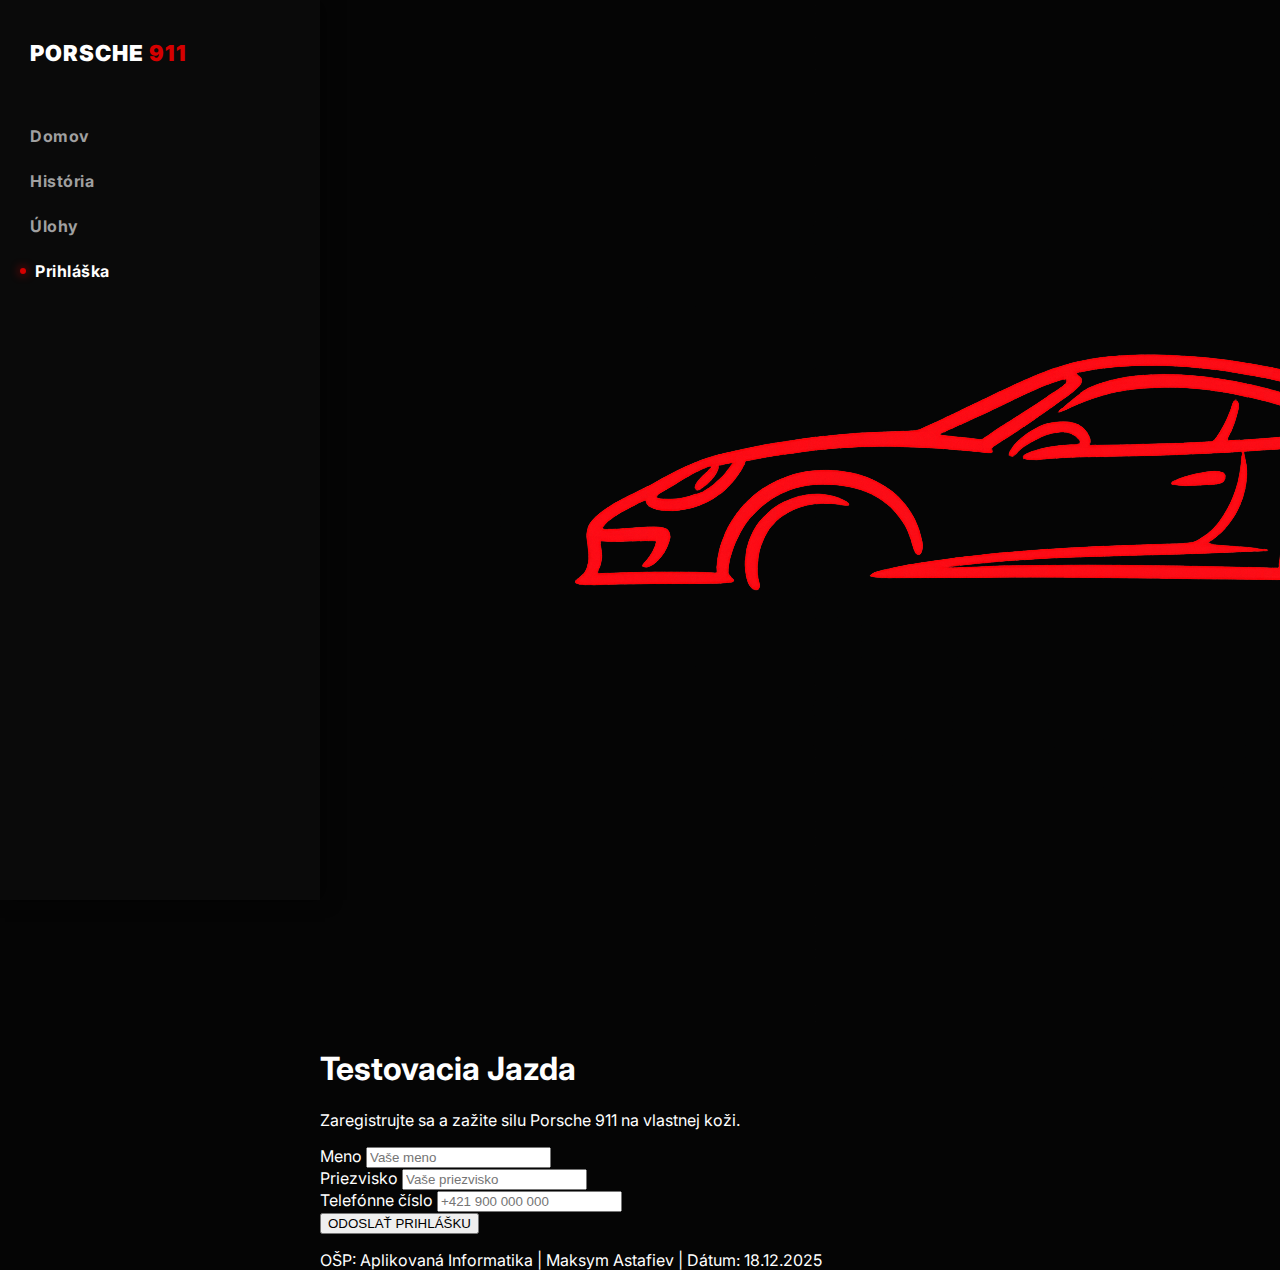
<file: src/prihlaska.html>
<!DOCTYPE html>
<html lang="sk">
<head>
  <meta charset="UTF-8">
  <meta name="viewport" content="width=device-width, initial-scale=1.0">
  <title>Porsche 911 | Prihláška</title>
  <link href="https://fonts.googleapis.com/css2?family=Inter:wght@400;700;900&display=swap" rel="stylesheet">
  <link rel="stylesheet" href="styles.css">
</head>
<body>

<div class="container">
  <aside class="sidebar">
    <div class="sidebar-logo">PORSCHE <span class="highlight">911</span></div>
    <nav>
      <ul>
        <li><a href="index.html">Domov</a></li>
        <li><a href="history.html">História</a></li>
        <li><a href="task.html">Úlohy</a></li>
        <li><a href="prihlaska.html" class="active">Prihláška</a></li>
      </ul>
    </nav>
  </aside>

  <main class="content form-bg">
    <div class="form-overlay">

      <div class="form-container">
        <img src="images/logo.png" alt="Logo" class="form-logo">
        <h1>Testovacia Jazda</h1>
        <p>Zaregistrujte sa a zažite silu Porsche 911 na vlastnej koži.</p>

        <form id="testDriveForm" onsubmit="return showMessage(event)">

          <div class="input-group">
            <label for="meno">Meno</label>
            <input type="text" id="meno" name="meno" placeholder="Vaše meno" required>
          </div>

          <div class="input-group">
            <label for="priezvisko">Priezvisko</label>
            <input type="text" id="priezvisko" name="priezvisko" placeholder="Vaše priezvisko" required>
          </div>

          <div class="input-group">
            <label for="telefon">Telefónne číslo</label>
            <input type="tel" id="telefon" name="telefon" placeholder="+421 900 000 000" required>
          </div>

          <button type="submit" class="submit-btn">ODOSLAŤ PRIHLÁŠKU</button>
        </form>
      </div>

      <footer class="site-footer">
        <p>OŠP: Aplikovaná Informatika | Maksym Astafiev | Dátum: 18.12.2025</p>
      </footer>
    </div>
  </main>
</div>

<script>
  function showMessage(event) {
    event.preventDefault();


    const name = document.getElementById('meno').value;


    alert("Ďakujeme, " + name + "! Vaša registrácia bola úspešná.\n\nNáš tím vás bude čoskoro kontaktovať na uvedené telefónne číslo pre potvrdenie termínu.");


    document.getElementById('testDriveForm').reset();
  }
</script>

</body>
</html>
</file>
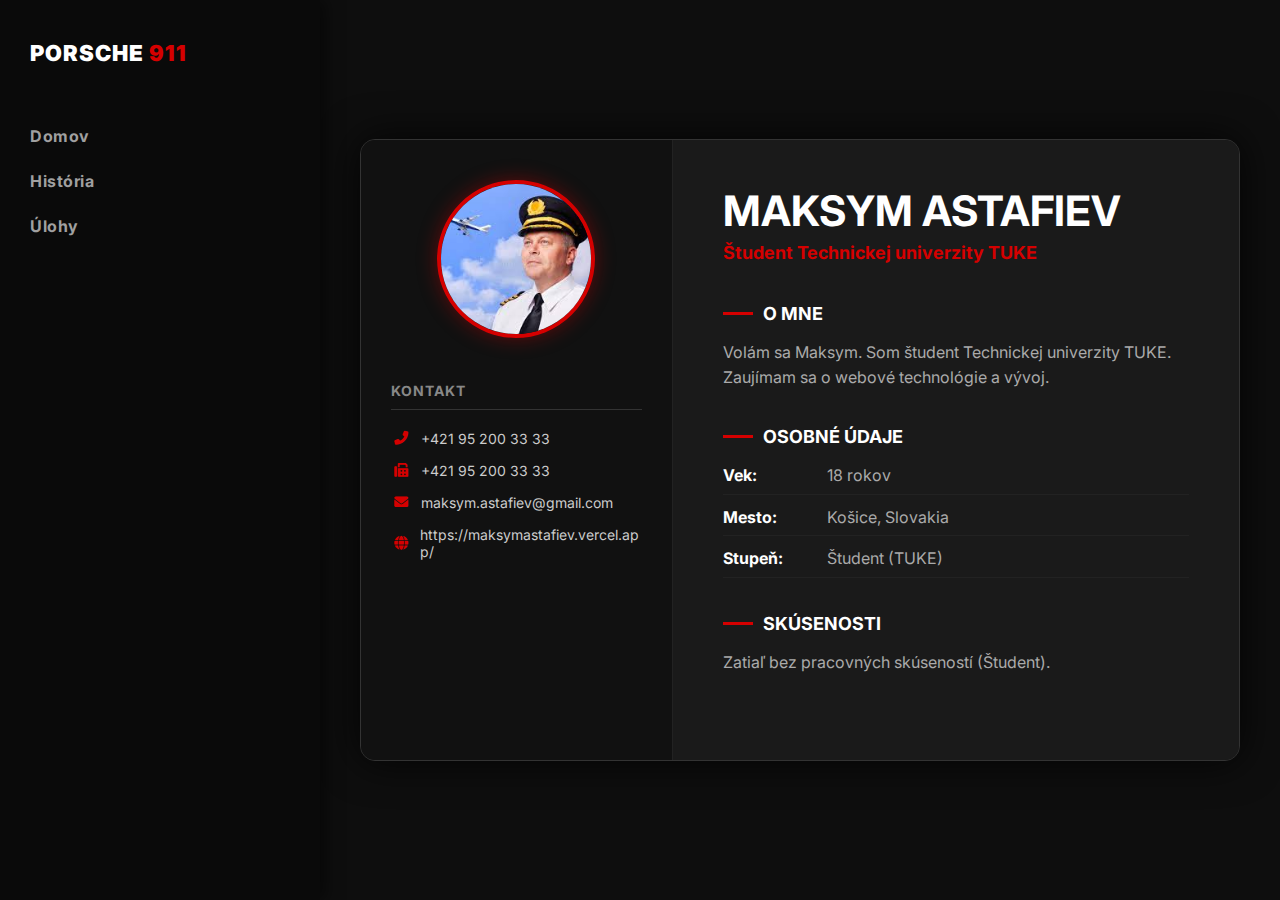
<file: src/resume.html>
<!DOCTYPE html>
<html lang="sk">
<head>
  <meta charset="UTF-8">
  <meta name="viewport" content="width=device-width, initial-scale=1.0">
  <title>Porsche 911 | Resume</title>
  <link href="https://fonts.googleapis.com/css2?family=Inter:wght@400;700;900&display=swap" rel="stylesheet">
  <link rel="stylesheet" href="styles.css">
  <link rel="stylesheet" href="https://cdnjs.cloudflare.com/ajax/libs/font-awesome/6.0.0/css/all.min.css">
</head>
<body>

<div class="container">
  <aside class="sidebar">
    <div class="sidebar-logo">PORSCHE <span class="highlight">911</span></div>
    <nav>
      <ul>
        <li><a href="index.html">Domov</a></li>
        <li><a href="history.html">História</a></li>
        <li><a href="task.html">Úlohy</a></li>
      </ul>
    </nav>
  </aside>

  <main class="content resume-bg">
    <div class="resume-overlay">

      <div class="resume-card">
        <div class="resume-sidebar">
          <div class="profile-photo-container">
            <img src="images/ded.jpg" alt="Vladyslav Pysarevskyi" class="profile-photo">
          </div>

          <h2 class="mobile-name">Maksym Astafiev</h2>

          <div class="contact-info">
            <h3>KONTAKT</h3>
            <div class="contact-item">
              <i class="fas fa-phone-alt"></i>
              <span>+421 95 200 33 33</span>
            </div>
            <div class="contact-item">
              <i class="fas fa-fax"></i>
              <span>+421 95 200 33 33</span>
            </div>
            <div class="contact-item">
              <i class="fas fa-envelope"></i>
              <span>maksym.astafiev@gmail.com</span>
            </div>
            <div class="contact-item">
              <i class="fas fa-globe"></i>
              <a href="https://maksymastafiev.vercel.app/" target="_blank">https://maksymastafiev.vercel.app/</a>
            </div>
          </div>
        </div>

        <div class="resume-main">
          <div class="resume-header">
            <h1>Maksym Astafiev</h1>
            <p class="subtitle">Študent Technickej univerzity TUKE</p>
          </div>

          <div class="resume-section">
            <h3><span class="red-line"></span>O MNE</h3>
            <p>Volám sa Maksym. Som študent Technickej univerzity TUKЕ. Zaujímam sa o webové technológie a vývoj.</p>
          </div>

          <div class="resume-section">
            <h3><span class="red-line"></span>OSOBNÉ ÚDAJE</h3>
            <ul class="details-list">
              <li><strong>Vek:</strong> 18 rokov</li>
              <li><strong>Mesto:</strong> Košice, Slovakia</li>
              <li><strong>Stupeň:</strong> Študent (TUKE)</li>
            </ul>
          </div>

          <div class="resume-section">
            <h3><span class="red-line"></span>SKÚSENOSTI</h3>
            <p class="experience-placeholder">Zatiaľ bez pracovných skúseností (Študent).</p>
          </div>
        </div>
      </div>

    </div>
  </main>
</div>

</body>
</html>
</file>
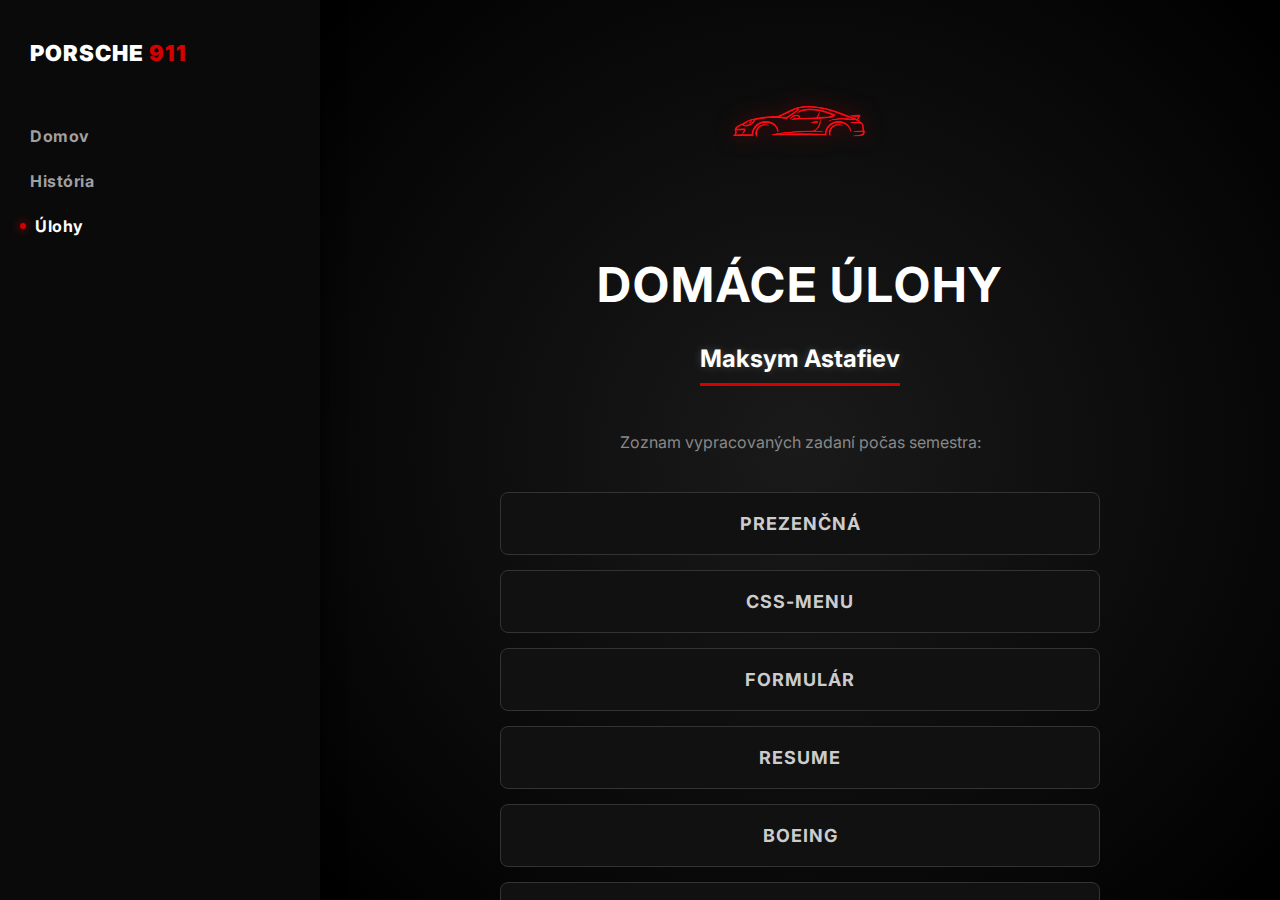
<file: src/task.html>
<!DOCTYPE html>
<html lang="sk">
<head>
  <meta charset="UTF-8">
  <meta name="viewport" content="width=device-width, initial-scale=1.0">
  <title>Porsche 911 | Úlohy</title>
  <link href="https://fonts.googleapis.com/css2?family=Inter:wght@400;700;900&display=swap" rel="stylesheet">
  <link rel="stylesheet" href="styles.css">
</head>
<body>

<div class="container">
  <aside class="sidebar">
    <div class="sidebar-logo">PORSCHE <span class="highlight">911</span></div>
    <nav>
      <ul>
        <li><a href="index.html">Domov</a></li>
        <li><a href="history.html">História</a></li>
        <li><a href="task.html" class="active">Úlohy</a></li>
      </ul>
    </nav>
  </aside>

  <main class="content tasks-bg">
    <div class="tasks-overlay">

      <img src="images/logo.png" alt="Porsche Logo" class="tasks-logo">

      <h1>DOMÁCE ÚLOHY</h1>

      <h2 class="student-name">Maksym Astafiev</h2>

      <p class="tasks-desc">Zoznam vypracovaných zadaní počas semestra:</p>

      <div class="tasks-list">
        <a href="prezlist.html" class="task-card">Prezenčná</a>
        <a href="lorem.html" class="task-card">Css-menu</a>
        <a href="form.html" class="task-card">Formulár</a>
        <a href="resume.html" class="task-card">Resume</a>
        <a href="boeing.html" class="task-card">Boeing</a>
        <a href="logo.html" class="task-card">Logo</a>
        <a href="helicopter.html" class="task-card">Obrázková mapa</a>
      </div>

      <div style="height: 50px;"></div> </div>
  </main>
</div>

</body>
</html>
</file>
<file: src/styles.css>
body {
    margin: 0;
    padding: 0;
    font-family: 'Inter', sans-serif;
    background-color: #050505;
    color: #fff;
    overflow: hidden;
}


:root {
    --primary-color: #d50000;
    --sidebar-bg: #0a0a0a;
    --text-muted: #a0a0a0;
}

.container {
    display: flex;
    height: 100vh;
}


.sidebar {
    width: 260px;
    background-color: var(--sidebar-bg);

    box-shadow: 5px 0 15px rgba(0,0,0,0.5);
    display: flex;
    flex-direction: column;
    padding: 40px 30px;
    flex-shrink: 0;
    z-index: 10;
}

.sidebar-logo {
    font-size: 22px;
    font-weight: 900;
    letter-spacing: 1px;
    margin-bottom: 60px;
    color: #fff;
}

.highlight {
    color: var(--primary-color);
}

.sidebar nav ul {
    list-style: none;
    padding: 0;
    margin: 0;
}

.sidebar nav ul li {
    margin-bottom: 25px;
}

.sidebar nav ul li a {
    text-decoration: none;
    color: var(--text-muted);
    font-size: 16px;
    font-weight: 700;
    transition: all 0.3s ease;
    display: block;
    letter-spacing: 0.5px;
}


.sidebar nav ul li a:hover,
.sidebar nav ul li a.active {
    color: #fff;
    transform: translateX(5px);
}

.sidebar nav ul li a.active {

    position: relative;
}


.sidebar nav ul li a.active::before {
    content: '';
    position: absolute;
    left: -15px;
    top: 50%;
    transform: translateY(-50%);
    width: 6px;
    height: 6px;
    background-color: var(--primary-color);
    border-radius: 50%;
    box-shadow: 0 0 10px var(--primary-color);
}



.content {
    flex-grow: 1;
    position: relative;
        background-image: url('https://images.unsplash.com/photo-1611651338412-8403fa6e3599?ixlib=rb-4.0.3&auto=format&fit=crop&w=1920&q=80');
    background-size: cover;
    background-position: center;
}


.content-overlay {
    background: linear-gradient(to right, rgba(0,0,0,0.9) 0%, rgba(0,0,0,0.5) 60%, rgba(0,0,0,0.1) 100%);
    height: 100%;
    width: 100%;
    display: flex;
    align-items: center;
    padding-left: 100px;
}

.hero-text-container {
    max-width: 600px;
}


.hero-car-logo-img {
    width: 300px;
    height: auto;
    margin-bottom: 20px;
    display: block;

}

header h1 {
    font-size: 72px;
    font-weight: 900;
    margin: 0 0 20px 0;
    text-transform: uppercase;
    line-height: 1.1;
}

header p {
    font-size: 20px;
    line-height: 1.6;
    margin-bottom: 40px;
    color: #ccc;
}


.cta-button {
    padding: 18px 45px;
    background-color: var(--primary-color);
    color: white;
    border: none;
    font-size: 14px;
    font-weight: 900;
    cursor: pointer;
    text-transform: uppercase;
    letter-spacing: 2px;
    transition: all 0.3s ease;
    box-shadow: 0 10px 20px -10px rgba(213, 0, 0, 0.5);


    text-decoration: none;
    display: inline-block;
    text-align: center;
}

.cta-button:hover {
    background-color: #ff0000;
    transform: translateY(-3px);
    box-shadow: 0 15px 30px -10px rgba(213, 0, 0, 0.7);
}


.history-bg {
    background-color: #050505;
    overflow-y: auto;
    height: 100vh;
}

.history-overlay {
    padding: 60px 100px;
    max-width: 900px;
    margin: 0 auto;
}

.history-header {
    margin-bottom: 80px;
    border-bottom: 2px solid #222;
    padding-bottom: 20px;
}

.history-header h1 {
    font-size: 50px;
    color: #fff;
    margin-bottom: 10px;
}

.history-header p {
    color: var(--primary-color);
    font-size: 18px;
    font-weight: bold;
    text-transform: uppercase;
    letter-spacing: 2px;
}


.timeline {
    position: relative;
    border-left: 3px solid #333;
    margin-left: 20px;
    padding-left: 40px;
}

.timeline-item {
    position: relative;
    margin-bottom: 80px;
}


.timeline-item::before {
    content: '';
    position: absolute;
    left: -48px;
    top: 5px;
    width: 13px;
    height: 13px;
    background-color: var(--primary-color);
    border-radius: 50%;
    border: 3px solid #050505;
    box-shadow: 0 0 10px var(--primary-color);
}

.timeline-year {
    font-size: 40px;
    font-weight: 900;
    color: rgba(255, 255, 255, 0.1);
    position: absolute;
    top: -30px;
    left: 0;
    z-index: 0;
}

.timeline-content {
    position: relative;
    z-index: 1;
    background: #0f0f0f;
    padding: 30px;
    border-radius: 10px;
    border: 1px solid #222;
    transition: transform 0.3s ease;
}

.timeline-content:hover {
    transform: translateX(10px);
    border-color: var(--primary-color);
}

.timeline-content h2 {
    margin-top: 0;
    color: #fff;
    font-size: 24px;
}

.timeline-content p {
    color: #aaa;
    line-height: 1.6;
    margin-bottom: 20px;
}

.timeline-content img {
    width: 100%;
    border-radius: 5px;
    filter: grayscale(40%);
    transition: filter 0.3s;
}

.timeline-content:hover img {
    filter: grayscale(0%);
}


.history-bg::-webkit-scrollbar {
    width: 8px;
}
.history-bg::-webkit-scrollbar-track {
    background: #0a0a0a;
}
.history-bg::-webkit-scrollbar-thumb {
    background: #333;
    border-radius: 4px;
}
.history-bg::-webkit-scrollbar-thumb:hover {
    background: var(--primary-color);
}

.tasks-bg {
    background-color: #080808;
    background-image: radial-gradient(circle at center, #1a1a1a 0%, #000000 100%);
    overflow-y: auto;
    text-align: center;
}

.tasks-overlay {
    padding: 60px 20px;
    max-width: 600px;
    margin: 0 auto;
    display: flex;
    flex-direction: column;
    align-items: center;
}


.tasks-logo {
    width: 200px;
    height: auto;
    margin-bottom: 30px;
    filter: drop-shadow(0 0 10px rgba(213, 0, 0, 0.5));
}

.tasks-overlay h1 {
    font-size: 48px;
    text-transform: uppercase;
    margin-bottom: 10px;
    letter-spacing: 2px;
}


.student-name {
    font-size: 24px;
    color: #fff;
    margin-bottom: 30px;
    display: inline-block;
    padding-bottom: 10px;
    border-bottom: 3px solid var(--primary-color);
    text-shadow: 0 0 10px rgba(255, 255, 255, 0.2);
}

.tasks-desc {
    color: #888;
    margin-bottom: 40px;
    font-size: 16px;
}


.tasks-list {
    width: 100%;
    display: flex;
    flex-direction: column;
    gap: 15px;
}

.task-card {
    background-color: #111;
    color: #ccc;
    text-decoration: none;
    padding: 20px;
    font-size: 18px;
    font-weight: 700;
    border-radius: 8px;
    border: 1px solid #333;
    transition: all 0.3s ease;
    text-transform: uppercase;
    letter-spacing: 1px;
    position: relative;
    overflow: hidden;
}


.task-card:hover {
    background-color: #1a1a1a;
    color: #fff;
    border-color: var(--primary-color);
    transform: scale(1.02);
    box-shadow: 0 0 20px rgba(213, 0, 0, 0.3);
    padding-left: 30px;
}


.task-card:hover::before {
    content: '';
    position: absolute;
    left: 0;
    top: 0;
    height: 100%;
    width: 5px;
    background-color: var(--primary-color);
}


.resume-bg {
    background-color: #0e0e0e;
    overflow-y: auto;
    display: flex;
    justify-content: center;
    align-items: center;
}

.resume-overlay {
    padding: 40px;
    width: 100%;
    max-width: 1000px;
}


.resume-card {
    display: flex;
    background-color: #1a1a1a;
    border-radius: 15px;
    overflow: hidden;
    box-shadow: 0 0 40px rgba(0,0,0,0.8);
    border: 1px solid #333;
}


.resume-sidebar {
    background-color: #111;
    width: 35%;
    padding: 40px 30px;
    text-align: center;
    border-right: 1px solid #222;
}

.profile-photo-container {
    margin-bottom: 30px;
}

.profile-photo {
    width: 150px;
    height: 150px;
    object-fit: cover;
    border-radius: 50%;
    border: 4px solid var(--primary-color);
    box-shadow: 0 0 20px rgba(213, 0, 0, 0.4);
}

.contact-info {
    text-align: left;
    margin-top: 40px;
}

.contact-info h3 {
    color: #888;
    font-size: 14px;
    border-bottom: 1px solid #333;
    padding-bottom: 10px;
    margin-bottom: 20px;
    letter-spacing: 1px;
}

.contact-item {
    display: flex;
    align-items: center;
    margin-bottom: 15px;
    font-size: 14px;
    color: #ccc;
    word-break: break-all;
}

.contact-item i {
    color: var(--primary-color);
    margin-right: 10px;
    width: 20px;
    text-align: center;
}

.contact-item a {
    color: #ccc;
    text-decoration: none;
    transition: 0.3s;
}

.contact-item a:hover {
    color: var(--primary-color);
}


.resume-main {
    width: 65%;
    padding: 50px;
    background-color: #1a1a1a;
}

.resume-header {
    margin-bottom: 40px;
}

.resume-header h1 {
    font-size: 42px;
    margin: 0;
    text-transform: uppercase;
    line-height: 1;
}

.resume-header .subtitle {
    color: var(--primary-color);
    font-size: 18px;
    margin-top: 10px;
    font-weight: 700;
}

.resume-section {
    margin-bottom: 35px;
}

.resume-section h3 {
    font-size: 18px;
    color: #fff;
    text-transform: uppercase;
    margin-bottom: 15px;
    display: flex;
    align-items: center;
}


.red-line {
    display: inline-block;
    width: 30px;
    height: 3px;
    background-color: var(--primary-color);
    margin-right: 10px;
}

.resume-section p, .details-list li {
    color: #aaa;
    line-height: 1.6;
    font-size: 16px;
}

.details-list {
    list-style: none;
    padding: 0;
}

.details-list li {
    margin-bottom: 10px;
    border-bottom: 1px solid #222;
    padding-bottom: 5px;
}

.details-list strong {
    color: #fff;
    width: 100px;
    display: inline-block;
}


.mobile-name {
    display: none;
}

.logo-page-bg {
    background: radial-gradient(circle at center, #2a2a2a 0%, #000000 100%);
    display: flex;
    justify-content: center;
    align-items: center;
    height: 100vh;
}

.logo-display-container {
    text-align: center;
    animation: fadeInUp 1s ease-out;
}


.big-project-logo {
    max-width: 500px;
    width: 80%;
    height: auto;
    margin-bottom: 40px;
    filter: drop-shadow(0 10px 20px rgba(0,0,0,0.5));
    transition: transform 0.3s ease;
}

.big-project-logo:hover {
    transform: scale(1.05);
}


.logo-author {
    font-size: 36px;
    color: #fff;
    text-transform: uppercase;
    letter-spacing: 4px;
    font-weight: 300;
    border-top: 1px solid var(--primary-color);
    padding-top: 20px;
    display: inline-block;
}


@keyframes fadeInUp {
    from {
        opacity: 0;
        transform: translateY(30px);
    }
    to {
        opacity: 1;
        transform: translateY(0);
    }
}
</file>
